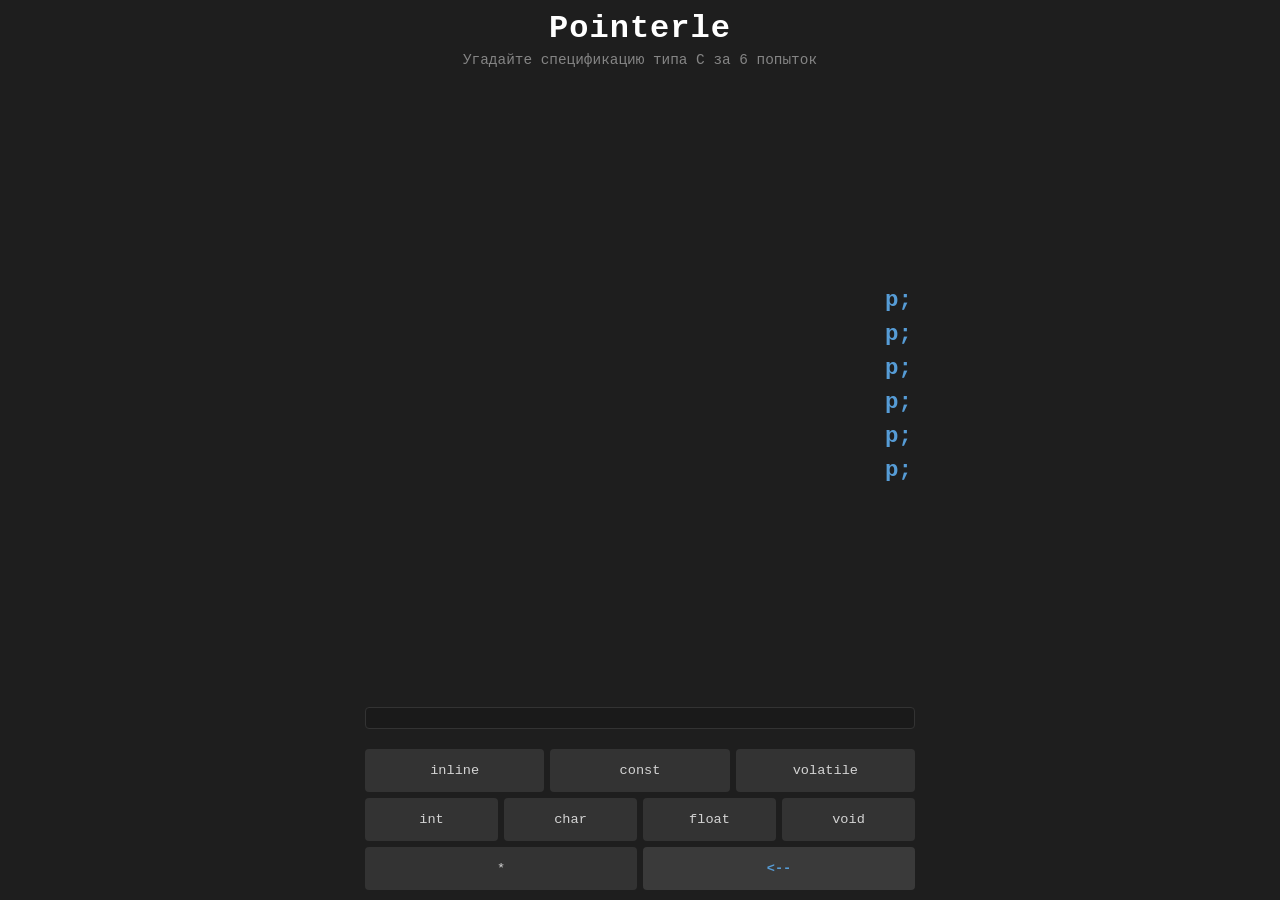
<file: pointerle-2/index.html>
<!DOCTYPE html>
<html lang="ru">
<head>
  <meta charset="UTF-8">
  <meta name="viewport" content="width=device-width, initial-scale=1.0">
  <title>Pointerle - C Wordle Game</title>
  <link rel="stylesheet" href="styles.css">
</head>
<body>
  <header>
    <h1>Pointerle</h1>
    <p>Угадайте спецификацию типа C за 6 попыток</p>
  </header>

  <!-- Поле -->
  <div class="board" id="board">
    <!-- Строка 1 -->
    <div class="row-wrapper">
      <div class="row">
        <div class="tile"></div><div class="tile"></div><div class="tile"></div><div class="tile"></div><div class="tile"></div>
      </div>
      <div class="code-tail">p;</div>
    </div>
    <!-- Строка 2 -->
    <div class="row-wrapper">
      <div class="row">
        <div class="tile"></div><div class="tile"></div><div class="tile"></div><div class="tile"></div><div class="tile"></div>
      </div>
      <div class="code-tail">p;</div>
    </div>
    <!-- Строка 3 -->
    <div class="row-wrapper">
      <div class="row">
        <div class="tile"></div><div class="tile"></div><div class="tile"></div><div class="tile"></div><div class="tile"></div>
      </div>
      <div class="code-tail">p;</div>
    </div>
    <!-- Строка 4 -->
    <div class="row-wrapper">
      <div class="row">
        <div class="tile"></div><div class="tile"></div><div class="tile"></div><div class="tile"></div><div class="tile"></div>
      </div>
      <div class="code-tail">p;</div>
    </div>
    <!-- Строка 5 -->
    <div class="row-wrapper">
      <div class="row">
        <div class="tile"></div><div class="tile"></div><div class="tile"></div><div class="tile"></div><div class="tile"></div>
      </div>
      <div class="code-tail">p;</div>
    </div>
    <!-- Строка 6 -->
    <div class="row-wrapper">
      <div class="row">
        <div class="tile"></div><div class="tile"></div><div class="tile"></div><div class="tile"></div><div class="tile"></div>
      </div>
      <div class="code-tail">p;</div>
    </div>
  </div>
  
  <!-- Консоль -->
  <pre class="console-output" id="console-output"></pre>
  
  <!-- Клавиатура -->
  <div class="keyboard" id="keyboard">
    <!-- Строка 1: Квалификаторы -->
    <div class="keyboard-row">
      <button class="key" data-token="inline">inline</button>
      <button class="key" data-token="const">const</button>
      <button class="key" data-token="volatile">volatile</button>
      <!-- <button class="key" data-token="constexpr">constexpr</button> -->
      <!-- <button class="key" data-token="constinit">constinit</button> -->
    </div>
    <!-- Строка 2: Типы -->
    <div class="keyboard-row">
      <button class="key" data-token="int">int</button>
      <button class="key" data-token="char">char</button>
      <button class="key" data-token="float">float</button>
      <!-- <button class="key" data-token="double">double</button> -->
      <button class="key" data-token="void">void</button>
      <!-- <button class="key" data-token="auto">auto</button> -->
    </div>
    <!-- Строка 3: Указатели и Служебные действия -->
    <div class="keyboard-row">
      <button class="key" data-token="*">*</button>
      <!-- <button class="key" data-token="&">&</button> -->
      <!-- <button class="key" data-token="&&">&&</button> -->
      <button class="key action" data-action="backspace"><--</button>
    </div>
  </div>

  <script src="script-c.js"></script>
  <script src="script-cpp.js"></script>
  <script src="script-rust.js"></script>
  <script src="script.js"></script>
</body>
</html>
</file>
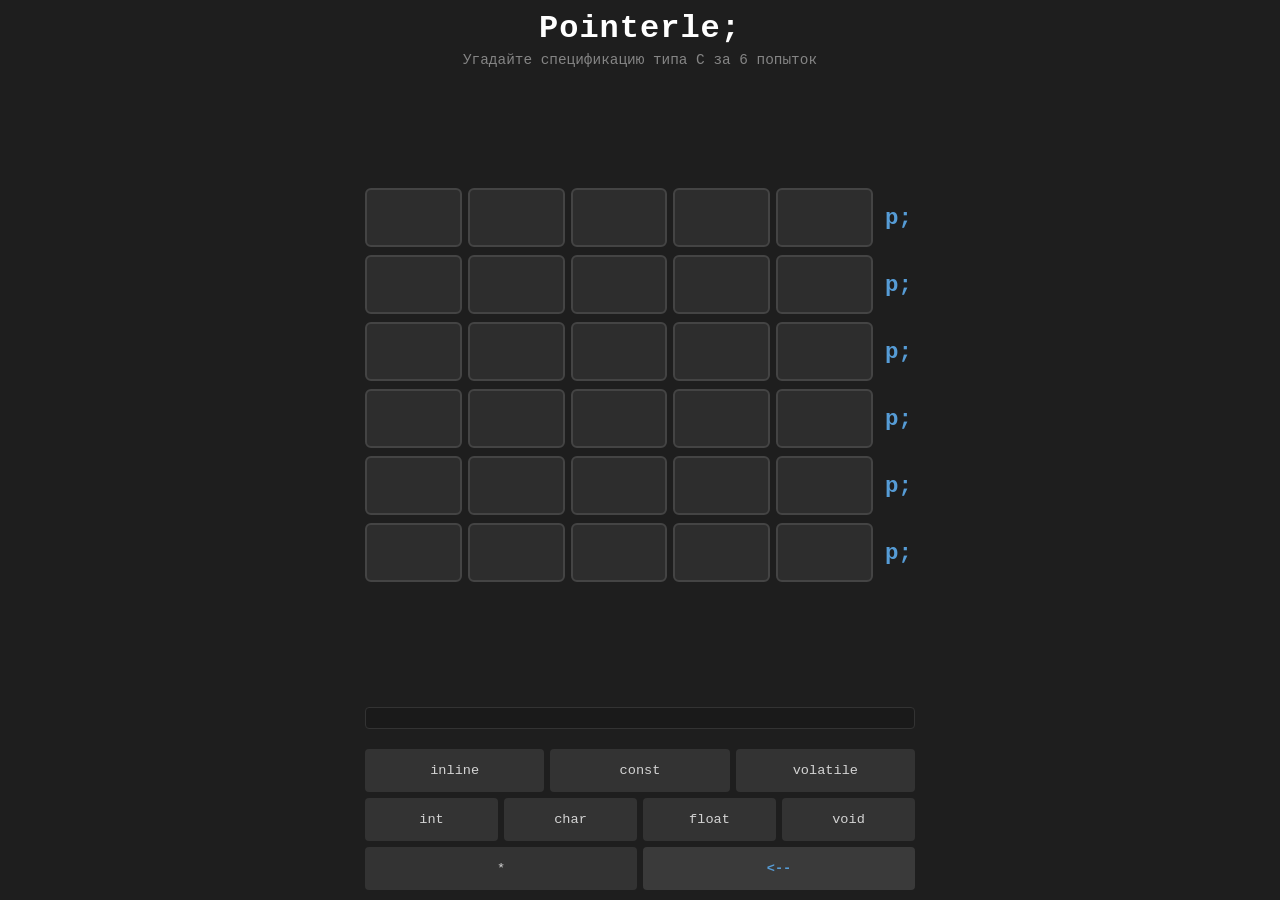
<file: pointerle/index.html>
<!DOCTYPE html>
<html lang="ru">
<head>
  <meta charset="UTF-8">
  <meta name="viewport" content="width=device-width, initial-scale=1.0">
  <title>Pointerle; - C Wordle Game</title>
  <style>
    :root {
      --bg-color: #1e1e1e;       /* Фон редактора VS Code */
      --card-bg: #2d2d2d;        /* Фон пустых ячеек */
      --text-main: #ffffff;      /* Основной текст */
      --border-color: #444444;   /* Границы плиток */
      
      --color-correct: #4ec9b0;  /* "Зеленый" -> Бирюзовый (типы/классы) */
      --color-present: #ce9178;  /* "Желтый" -> Терракотовый (строки) */
      --color-absent: #3c3c3c;   /* "Серый" -> Темный заблокированный токен */
      --color-active: #569cd6;   /* Синий фокус на текущей строке */
    }
    
    body {
      background-color: var(--bg-color);
      color: var(--text-main);
      font-family: 'Fira Code', 'Courier New', monospace;
      display: flex;
      flex-direction: column;
      align-items: center;
      justify-content: space-between;
      min-height: 100vh;
      margin: 0;
      padding: 10px;
      box-sizing: border-box;
    }
    
    header {
      text-align: center;
      margin-bottom: 10px;
    }
    
    header h1 {
      margin: 0;
      font-size: 2rem;
      letter-spacing: 1px;
    }
    
    header p {
      margin: 5px 0 0 0;
      color: #858585;
      font-size: 0.9rem;
    }
    
    .board {
      grid-template-rows: repeat(6, 1fr);
      gap: 8px;
      width: 100%;
      max-width: 550px;
      flex-grow: 1;
      display: flex;
      flex-direction: column;
      justify-content: center;
    }
    
    .row-wrapper {
	  display: flex;
	  align-items: center;
	  gap: 12px;
	  width: 100%;
	}
    
	.row {
	  display: grid;
	  grid-template-columns: repeat(5, 1fr);
	  gap: 6px;
	  flex-grow: 1;
	}
    
	.code-tail {
	  font-size: 1.4rem;
	  font-weight: bold;
	  color: #569cd6;
	  width: 30px;
	  user-select: none;
	  font-family: 'Fira Code', 'Courier New', monospace;
	}
    
    .tile {
      height: 55px;
      background-color: var(--card-bg);
      border: 2px solid var(--border-color);
      border-radius: 6px;
      display: flex;
      align-items: center;
      justify-content: center;
      font-size: 0.95rem;
      font-weight: bold;
      overflow: hidden;
      text-overflow: ellipsis;
      white-space: nowrap;
      padding: 0 4px;
      transition: all 0.2s ease;
      user-select: none;
    }
    
    .tile.pop {
      border-color: var(--color-active);
      transform: scale(1.02);
    }
    
    .tile.correct {
      background-color: var(--color-correct);
      border-color: var(--color-correct);
      color: #121212;
      box-shadow: 0 0 12px rgba(78, 201, 176, 0.3);
    }
    
    .tile.present {
      background-color: var(--color-present);
      border-color: var(--color-present);
      color: #121212;
      box-shadow: 0 0 12px rgba(206, 145, 120, 0.3);
    }
    
    .tile.absent {
      background-color: var(--color-absent);
      border-color: var(--color-absent);
      color: #7a7a7a;
    }
    
    .keyboard {
      display: flex;
      flex-direction: column;
      gap: 6px;
      width: 100%;
      max-width: 550px;
      margin-top: 15px;
    }
    
    .keyboard-row {
      display: flex;
      justify-content: center;
      gap: 6px;
    }
    
    .key {
      background-color: #333333;
      color: #d4d4d4;
      border: none;
      border-radius: 4px;
      padding: 14px 4px;
      font-family: inherit;
      font-size: 0.85rem;
      cursor: pointer;
      flex: 1;
      text-align: center;
      user-select: none;
      transition: background-color 0.1s;
    }
    
    .key:hover {
      background-color: #444444;
    }
    
    .key:active {
      background-color: #555555;
    }
    
    .key.action {
      background-color: #3a3a3a;
      color: #569cd6;
      font-weight: bold;
    }
    
    .key.action:hover {
      background-color: #4a4a4a;
    }
	
	.key.correct {
	  background-color: var(--color-correct);
	  color: #121212;
	}
    
	.key.present {
	  background-color: var(--color-present);
	  color: #121212;
	}
    
	.key.absent {
	  background-color: var(--color-absent);
	  color: #666666;
	  opacity: 0.6;
	}
    
    .console-output {
      width: 100%;
      max-width: 550px;
      margin: 15px 0 5px 0;
      padding: 10px;
      background-color: #1a1a1a;
      border: 1px solid #333333;
      border-radius: 4px;
      font-family: 'Fira Code', 'Courier New', monospace;
      font-size: 0.85rem;
      font-weight: bold;
      letter-spacing: 1px;
      color: #858585;
      box-sizing: border-box;
      transition: all 0.3s ease;
      white-space: pre;
      overflow-x: auto;
      text-align: left;
    }
    
    .console-output.success {
      color: var(--color-correct);
      border-color: var(--color-correct);
      background-color: rgba(78, 201, 176, 0.05);
      box-shadow: 0 0 10px rgba(78, 201, 176, 0.1);
    }
    
    .console-output.error {
      color: #f44747;
      border-color: #f44747;
      background-color: rgba(244, 71, 71, 0.05);
      box-shadow: 0 0 10px rgba(244, 71, 71, 0.1);
    }
    
    .console-output.warning {
      color: var(--color-present);
      border-color: var(--color-present);
      background-color: rgba(206, 145, 120, 0.05);
    }
    .console-output::-webkit-scrollbar {
      height: 4px;
    }
    .console-output::-webkit-scrollbar-track {
      background: #1a1a1a;
    }
    .console-output::-webkit-scrollbar-thumb {
      background: #444444;
      border-radius: 2px;
    }
    .console-output::-webkit-scrollbar-thumb:hover {
      background: #555555;
    }
  </style>
</head>
<body>
  <header>
    <h1>Pointerle;</h1>
    <p>Угадайте спецификацию типа C за 6 попыток</p>
  </header>

  <!-- Поле -->
  <div class="board" id="board">
    <!-- Строка 1 -->
    <div class="row-wrapper">
      <div class="row">
        <div class="tile"></div><div class="tile"></div><div class="tile"></div><div class="tile"></div><div class="tile"></div>
      </div>
      <div class="code-tail">p;</div>
    </div>
    <!-- Строка 2 -->
    <div class="row-wrapper">
      <div class="row">
        <div class="tile"></div><div class="tile"></div><div class="tile"></div><div class="tile"></div><div class="tile"></div>
      </div>
      <div class="code-tail">p;</div>
    </div>
    <!-- Строка 3 -->
    <div class="row-wrapper">
      <div class="row">
        <div class="tile"></div><div class="tile"></div><div class="tile"></div><div class="tile"></div><div class="tile"></div>
      </div>
      <div class="code-tail">p;</div>
    </div>
    <!-- Строка 4 -->
    <div class="row-wrapper">
      <div class="row">
        <div class="tile"></div><div class="tile"></div><div class="tile"></div><div class="tile"></div><div class="tile"></div>
      </div>
      <div class="code-tail">p;</div>
    </div>
    <!-- Строка 5 -->
    <div class="row-wrapper">
      <div class="row">
        <div class="tile"></div><div class="tile"></div><div class="tile"></div><div class="tile"></div><div class="tile"></div>
      </div>
      <div class="code-tail">p;</div>
    </div>
    <!-- Строка 6 -->
    <div class="row-wrapper">
      <div class="row">
        <div class="tile"></div><div class="tile"></div><div class="tile"></div><div class="tile"></div><div class="tile"></div>
      </div>
      <div class="code-tail">p;</div>
    </div>
  </div>
  
  <!-- Консоль -->
  <pre class="console-output" id="console-output"></pre>
  
  <!-- Клавиатура -->
  <div class="keyboard" id="keyboard">
    <!-- Строка 1: Квалификаторы -->
    <div class="keyboard-row">
      <button class="key" data-token="inline">inline</button>
      <button class="key" data-token="const">const</button>
      <button class="key" data-token="volatile">volatile</button>
      <!-- <button class="key" data-token="constexpr">constexpr</button> -->
      <!-- <button class="key" data-token="constinit">constinit</button> -->
    </div>
    <!-- Строка 2: Типы -->
    <div class="keyboard-row">
      <button class="key" data-token="int">int</button>
      <button class="key" data-token="char">char</button>
      <button class="key" data-token="float">float</button>
      <!-- <button class="key" data-token="double">double</button> -->
      <button class="key" data-token="void">void</button>
      <!-- <button class="key" data-token="auto">auto</button> -->
    </div>
    <!-- Строка 3: Указатели и Служебные действия -->
    <div class="keyboard-row">
      <button class="key" data-token="*">*</button>
      <!-- <button class="key" data-token="&">&</button> -->
      <!-- <button class="key" data-token="&&">&&</button> -->
      <button class="key action" data-action="backspace"><--</button>
    </div>
  </div>

  <script>
	const MAX_ROWS = 6;
	const ROW_SIZE = 5;
    
    // C++
    /*
    const PUZZLES_DATABASE = [
      [ ["const", "int", "*", "const", "*"], "Указатель на константный указатель на константный int" ],
      [ ["constexpr", "const", "char", "*", "*"], "Вычисляемый в compile-time указатель на указатель на константный char" ],
      [ ["volatile", "int", "*", "const", "*"], "Константный указатель на указатель на volatile int" ],
      [ ["constinit", "const", "double", "*", "&"], "Ссылка на указатель на константный double с compile-time инициализацией" ],
      [ ["inline", "auto", "*", "const", "*"], "Константный указатель на указатель с выводимым типом auto" ],
      [ ["const", "char", "*", "const", "&"], "Ссылка на константный указатель на константный char" ],
      [ ["int", "*", "const", "*", "const"], "Константный указатель на константный указатель на обычный int" ],
      [ ["constexpr", "auto", "*", "*", "&"], "Ссылка на указатель на указатель с выводимым типом в compile-time" ],
      [ ["volatile", "char", "*", "const", "&"], "Ссылка на константный указатель на volatile char" ],
      [ ["const", "void", "*", "const", "*"], "Константный указатель на константный указатель на void (сырые данные)" ],
      [ ["int", "*", "*", "const", "&"], "Ссылка на константный указатель на указатель на int" ],
      [ ["constinit", "int", "*", "*", "*"], "Тройной указатель (указатель на указатель на указатель) на int" ],
      [ ["constexpr", "const", "int", "*", "&"], "Ссылка на указатель на константный int, вычисляемая при компиляции" ],
      [ ["volatile", "double", "*", "*", "&"], "Ссылка на указатель на указатель на volatile double" ],
      [ ["const", "auto", "*", "const", "&"], "Ссылка на константный указатель на константный auto" ],
      [ ["inline", "int", "*", "*", "const"], "Константный указатель на указатель на int в inline-контексте" ],
      [ ["const", "char", "*", "*", "const"], "Константный указатель на двойной указатель на константный char" ],
      [ ["constexpr", "double", "*", "const", "*"], "Константный указатель на константный указатель на double" ],
      [ ["int", "*", "const", "*", "&"], "Ссылка на константный указатель на указатель на int" ],
      [ ["constinit", "auto", "*", "*", "const"], "Константный указатель на двойной указатель с авто-выведением типа" ]
    ];
    */
    
    // C
    const PUZZLES_DATABASE = [
      [ ["const", "int", "*", "const", "*"], "Указатель на константный указатель на константный int" ],
      [ ["volatile", "char", "*", "const", "*"], "Константный указатель на указатель на volatile char" ],
      [ ["inline", "void", "*", "const", "*"], "Константный указатель на указатель на void в inline-контексте" ],
      [ ["const", "char", "*", "const", "*"], "Указатель на константный указатель на константный char" ],
      [ ["int", "*", "const", "*", "const"], "Константный указатель на константный указатель на обычный int" ],
      [ ["volatile", "int", "*", "volatile", "*"], "Volatile-указатель на указатель на volatile int" ],
      [ ["const", "float", "*", "const", "*"], "Указатель на константный указатель на константный float" ],
      [ ["inline", "int", "*", "*", "const"], "Константный указатель на двойной указатель на int в функции inline" ],
      [ ["const", "void", "*", "const", "*"], "Константный указатель на константный указатель на void" ],
      [ ["char", "*", "const", "*", "const"], "Константный указатель на константный указатель на char" ],
      [ ["volatile", "float", "*", "const", "*"], "Константный указатель на указатель на volatile float" ],
      [ ["inline", "char", "*", "const", "*"], "Константный указатель на указатель на char внутри inline-кода" ],
      [ ["const", "int", "*", "*", "const"], "Константный указатель на двойной указатель на константный int" ],
      [ ["float", "*", "const", "*", "const"], "Константный указатель на константный указатель на float" ],
      [ ["volatile", "void", "*", "const", "*"], "Константный указатель на указатель на volatile void" ],
      [ ["const", "float", "*", "*", "const"], "Константный указатель на двойной указатель на константный float" ],
      [ ["inline", "int", "*", "const", "*"], "Константный указатель на указатель на int в inline-контексте" ],
      [ ["char", "*", "*", "*", "const"], "Константный указатель на тройной указатель на char" ],
      [ ["const", "void", "*", "*", "const"], "Константный указатель на двойной указатель на константный void" ],
      [ ["volatile", "int", "*", "*", "const"], "Константный указатель на двойной указатель на volatile int" ]
    ];
    
    let SECRET_CODE = [];
    let SECRET_DESCRIPTION = "";
	let currentRow = 0;
	let currentTile = 0;
	let guesses = Array(MAX_ROWS).fill(null).map(() => Array(ROW_SIZE).fill(""));
    
	document.addEventListener("DOMContentLoaded", () => {
      initRandomPuzzle();
      
	  const keyboard = document.getElementById("keyboard");
	  
	  keyboard.addEventListener("click", (event) => {
		const target = event.target;
		
		if (!target.classList.contains("key")) return;
		
		const token = target.dataset.token;
		const action = target.dataset.action;
		
		if (token) handleTokenInput(token);
		else if (action) handleActionInput(action);
	  });
	});
    
    function initRandomPuzzle() {
      const randomIndex = Math.floor(Math.random() * PUZZLES_DATABASE.length);
      SECRET_CODE = PUZZLES_DATABASE[randomIndex][0];
      SECRET_DESCRIPTION = PUZZLES_DATABASE[randomIndex][1];
      console.log(`Pointerle\nSECRET_CODE: ${SECRET_CODE.join(" ")}\nSECRET_DESCRIPTION: ${SECRET_DESCRIPTION}\n`);
    }
    
	function handleTokenInput(token) {
	  if (currentTile >= ROW_SIZE || currentRow >= MAX_ROWS) return;
	  
	  guesses[currentRow][currentTile] = token;
	  
	  const rowElements = document.querySelectorAll(".board .row");
	  const currentTileElement = rowElements[currentRow].children[currentTile];
	  
	  currentTileElement.textContent = token;
	  currentTileElement.classList.add("pop");
	  
	  currentTile++;

      if (currentTile === ROW_SIZE) {
        const submittedGuess = [...guesses[currentRow]];
        
        const syntaxCheck = isValidCSyntax(submittedGuess);
        
        if(!syntaxCheck.valid) {
          const output = document.getElementById("console-output");
          
          output.className = "console-output error";
          output.innerHTML = "";
          
          const headerText = `pointerle.c:${currentRow}:${currentRow + 1}: `;
          output.innerHTML += `${headerText}error: ${syntaxCheck.msg}\n`;
          
          return;
        }
        
        checkGuess(submittedGuess, currentRow);
      }
	}
	
	function handleActionInput(action) {
	  const rowElements = document.querySelectorAll(".board .row");
	  
	  if (action === "backspace") {
		if (currentTile <= 0) return;
		
		currentTile--;
		guesses[currentRow][currentTile] = "";
		
		const currentTileElement = rowElements[currentRow].children[currentTile];
		currentTileElement.textContent = "";
		currentTileElement.classList.remove("pop");
	  }
	}
	
	function updateKeyboardColor(token, status) {
	  const keyElement = document.querySelector(`.key[data-token="${token}"]`);
	  if (!keyElement) return;
      
	  if (keyElement.classList.contains("correct")) return;
	  if (keyElement.classList.contains("present") && status === "absent") return;
      
	  keyElement.classList.remove("correct", "present", "absent");
	  keyElement.classList.add(status);
	}
    
    function isValidCSyntax(guess) {
      const types = ["int", "char", "float", "void"];
      
      const typeCount = guess.filter(token => types.includes(token)).length;

      if (typeCount === 0) {
        return { valid: false, reason: "decl-specifier-missing", msg: "data type specifier is missing (need int, char, float or void)" };
      }
      if (typeCount > 1) {
        return { valid: false, reason: "two-or-more-data-types", msg: "two or more data types in declaration specifiers" };
      }
      
      const typeIndex = guess.findIndex(token => types.includes(token));
      
      const inlineIndex = guess.indexOf("inline");
      if (inlineIndex > 0) {
        return { valid: false, reason: "inline-wrong-position", msg: "'inline' can only appear at the very beginning of declaration" };
      }
      
      const firstAsteriskIndex = guess.indexOf("*");
      if (firstAsteriskIndex !== -1 && firstAsteriskIndex < typeIndex) {
        return { valid: false, reason: "pointer-before-type", msg: "expected type specifier before '*' token" };
      }

      return { valid: true };
    }
    
    function checkGuess(guess, rowIndex) {
	  const rowElements = document.querySelectorAll(".board .row");
	  const tiles = rowElements[rowIndex].children;
	  
	  const statuses = Array(ROW_SIZE).fill("absent");
	  const secretCounts = {};
	  
	  for (let token of SECRET_CODE) secretCounts[token] = (secretCounts[token] || 0) + 1;
      
	  for (let i = 0; i < ROW_SIZE; i++) {
		if (guess[i] === SECRET_CODE[i]) {
		  statuses[i] = "correct";
		  secretCounts[guess[i]]--;
		}
	  }
      
	  for (let i = 0; i < ROW_SIZE; i++) {
		if (statuses[i] === "correct") continue;
		
		const token = guess[i];
		if (secretCounts[token] && secretCounts[token] > 0) {
		  statuses[i] = "present";
		  secretCounts[token]--;
		}
	  }
	  
	  for (let i = 0; i < ROW_SIZE; i++) {
		const token = guess[i];
		const status = statuses[i];
		
		setTimeout(() => {
		  tiles[i].classList.remove("pop");
		  tiles[i].classList.add(status);
		  
		  updateKeyboardColor(token, status);
		}, i * 200);
	  }
	  
	  setTimeout(() => {
        const isWin = guess.every((token, i) => token === SECRET_CODE[i]);
        const output = document.getElementById("console-output");
        
        currentRow++;
        currentTile = 0;
        output.innerHTML = "";
        
        if (isWin) {
          output.className = "console-output success";
          output.innerHTML += `pointerle.c:${currentRow}:1: note: code compiled successfully (0ms)\n`;
          output.innerHTML += `pointerle.c:${currentRow}:1: note: expected signature: '${SECRET_CODE.join(" ")}'\n`;
          output.innerHTML += `pointerle.c:${currentRow}:1: note: signature description: '${SECRET_DESCRIPTION}'\n`;
          output.innerHTML += `Build Success. Status: 0 errors, 0 warnings. C++ Master!`;
          currentRow = MAX_ROWS;
		  return;
		} 
		
        if (currentRow >= MAX_ROWS) {
          output.className = "console-output error"
          output.innerHTML += `pointerle.c:6:1: fatal error: internal compiler error: Segmentation fault (exit code 139)\n`;
          output.innerHTML += `pointerle.c:6:1: note: expected signature: '${SECRET_CODE.join(" ")}'\n`;
          output.innerHTML += `pointerle.c:6:1: note: signature description: '${SECRET_DESCRIPTION}'\n`;
          output.innerHTML += `Build Success. Status: 1 errors, 0 warnings.\n`;
          return;
        }
        
        output.className = "console-output warning";
        
        const codeLine = guess.join(" ");
        let offset = 0;
        let count = 0;
        for (let i = 0; i < ROW_SIZE; i++) {
          if (statuses[i] === "absent") {
            const headerText = `pointerle.c:${currentRow}:${offset + 1}: `;
            output.innerHTML += `${headerText}unused specifier '${guess[i]}' in declaration context [-Wunused-modifier]\n`;
            output.innerHTML += `${" ".repeat(headerText.length)}${codeLine} p;\n`;
            output.innerHTML += `${" ".repeat(headerText.length)}${"~".repeat(offset)}^${"~".repeat(codeLine.length - offset - 1)}\n`;
            output.innerHTML += "\n";
            ++count;
          }
          
          offset += guess[i].length + 1;
        }
        
        if(count !== 0) output.innerHTML += `${count} warning generated.\n`;
        
	  }, ROW_SIZE * 200);
	}
    
  </script>
</body>
</html>
</file>
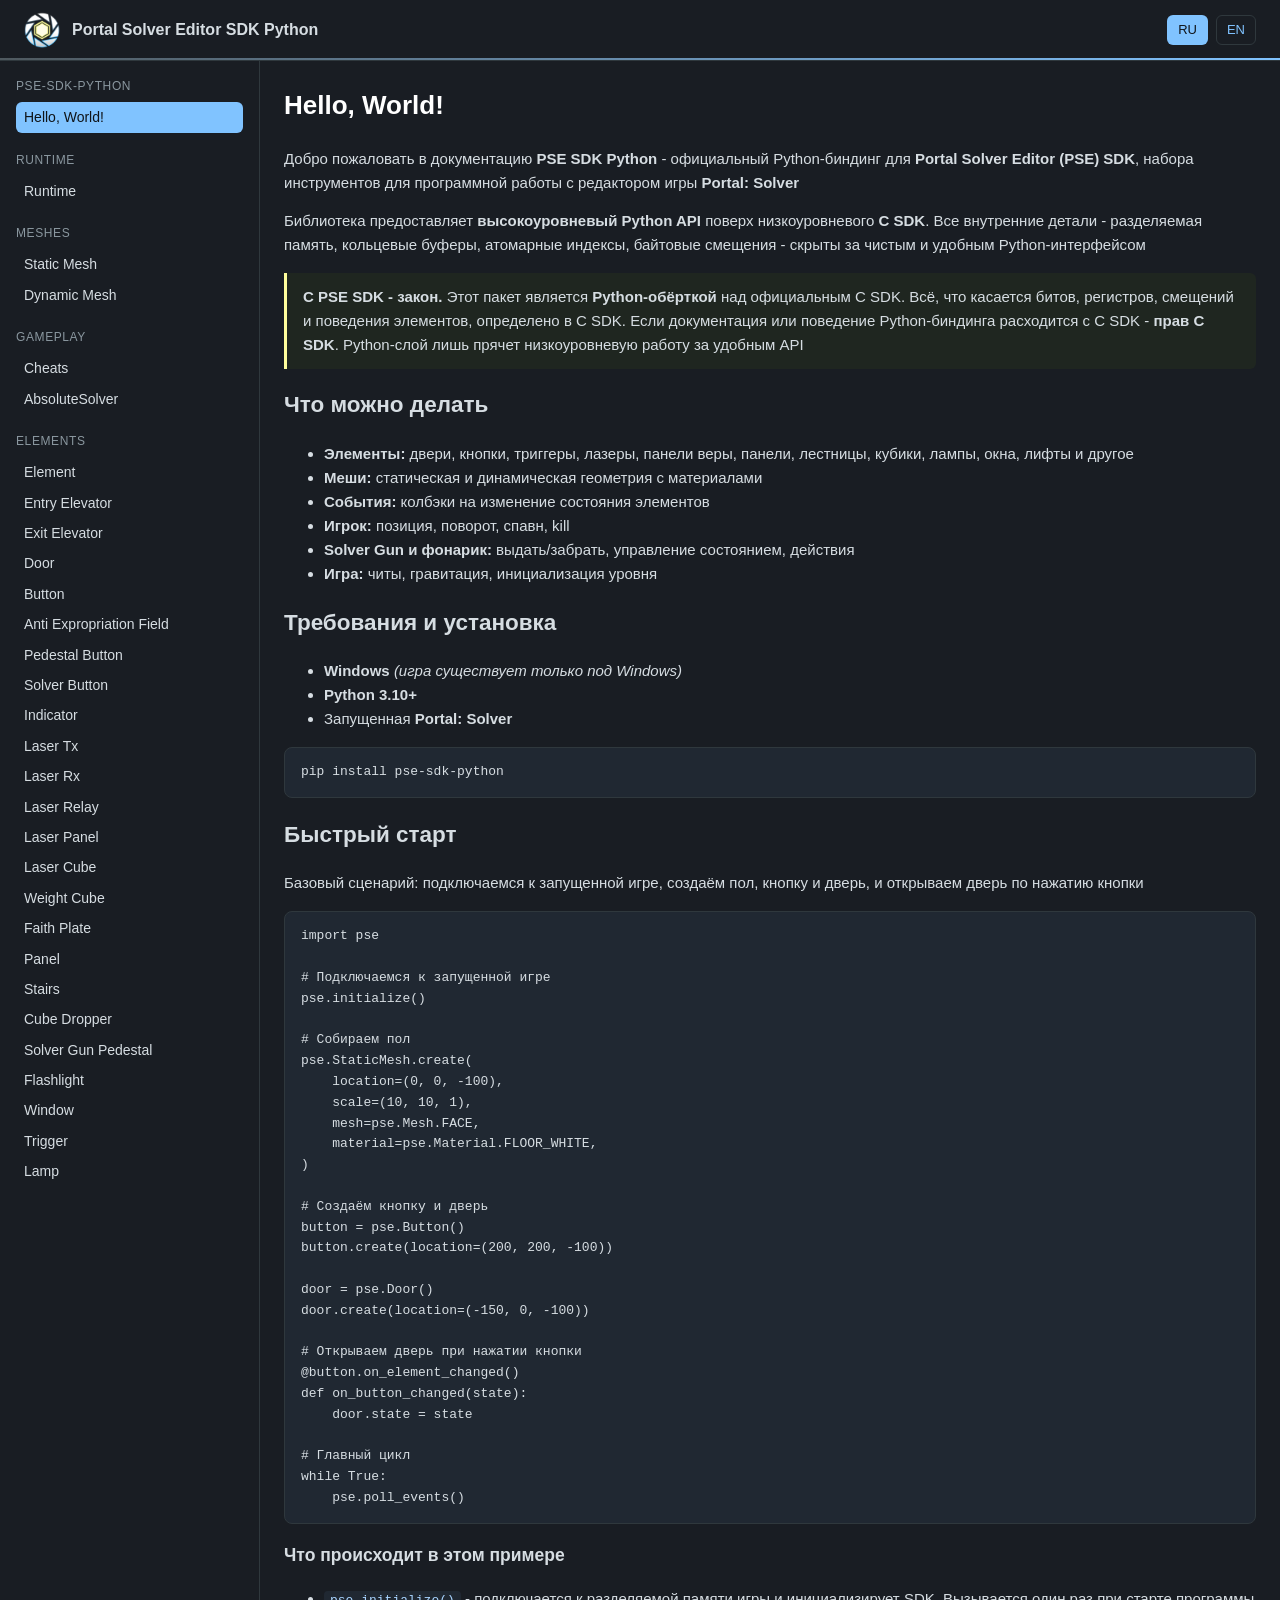
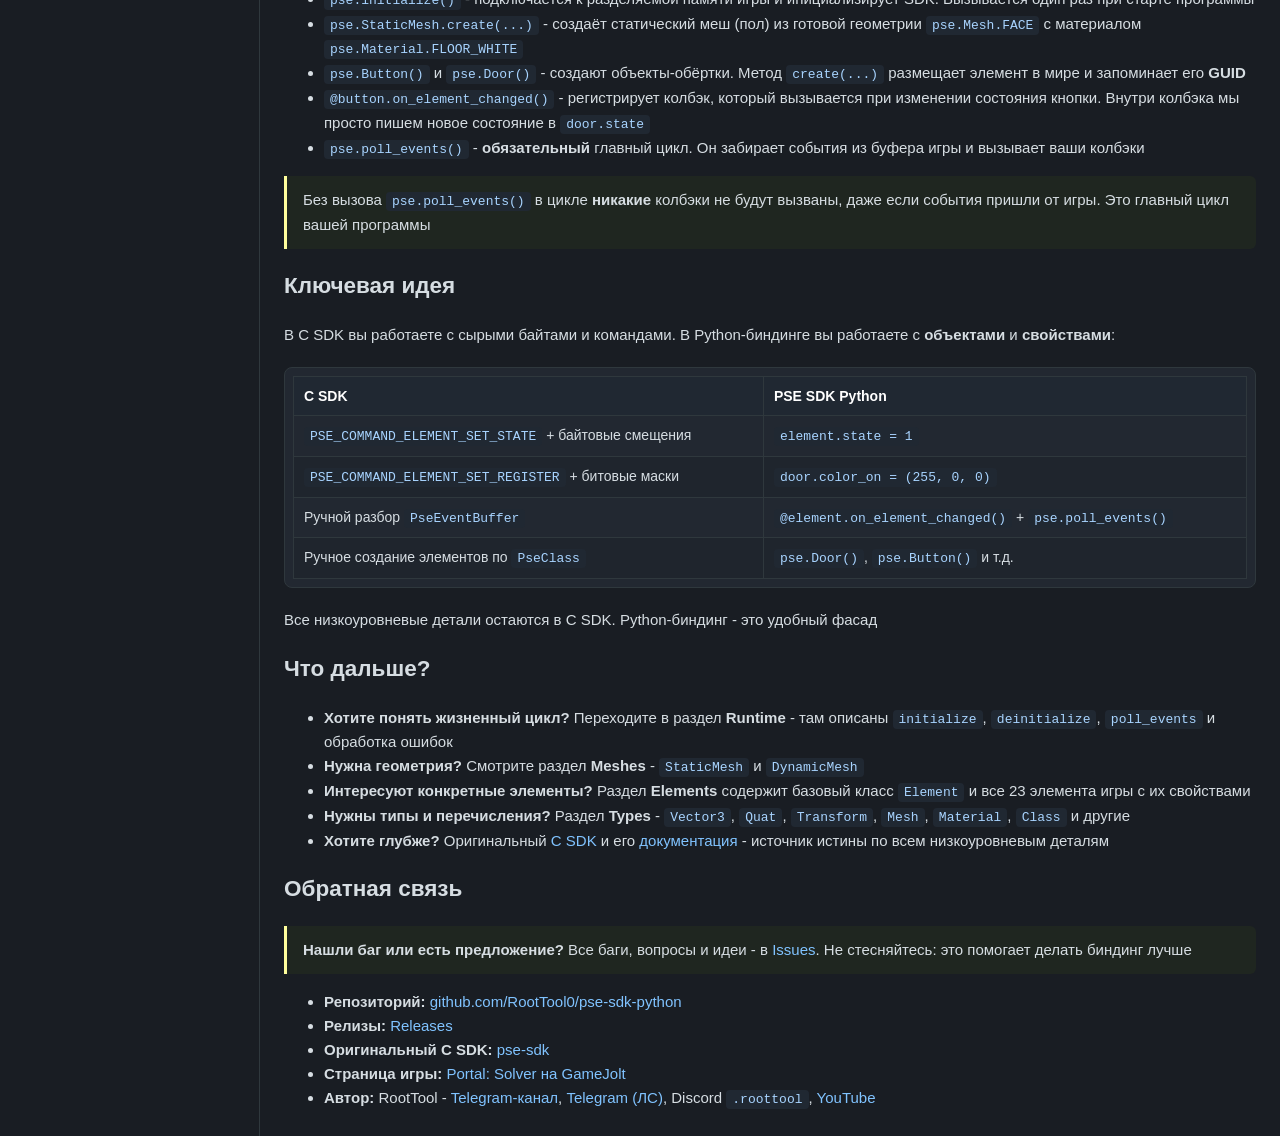
<file: pse-sdk-python/index.html>
<!doctype html>
<html lang="ru">
<head>
  <meta charset="utf-8">
  <title>PSE SDK Python</title>
  <link rel="stylesheet" href="style.css">
</head>
<body>

<header>
  <a href="?page=pse_sdk_python/HelloWorld" class="logo-link">
    <img src="../pse-sdk/assets/logo.png" alt="Portal Solver" class="logo">
  </a>
  <h1>Portal Solver Editor SDK Python</h1>
  <div class="langs" id="langs"></div>
</header>

<div class="layout">
  <aside id="nav"></aside>
  <main>
    <h1 class="page-title" id="page-title"></h1>
    <div id="content"></div>
  </main>
</div>

<script src="script.js"></script>
</body>
</html>
</file>
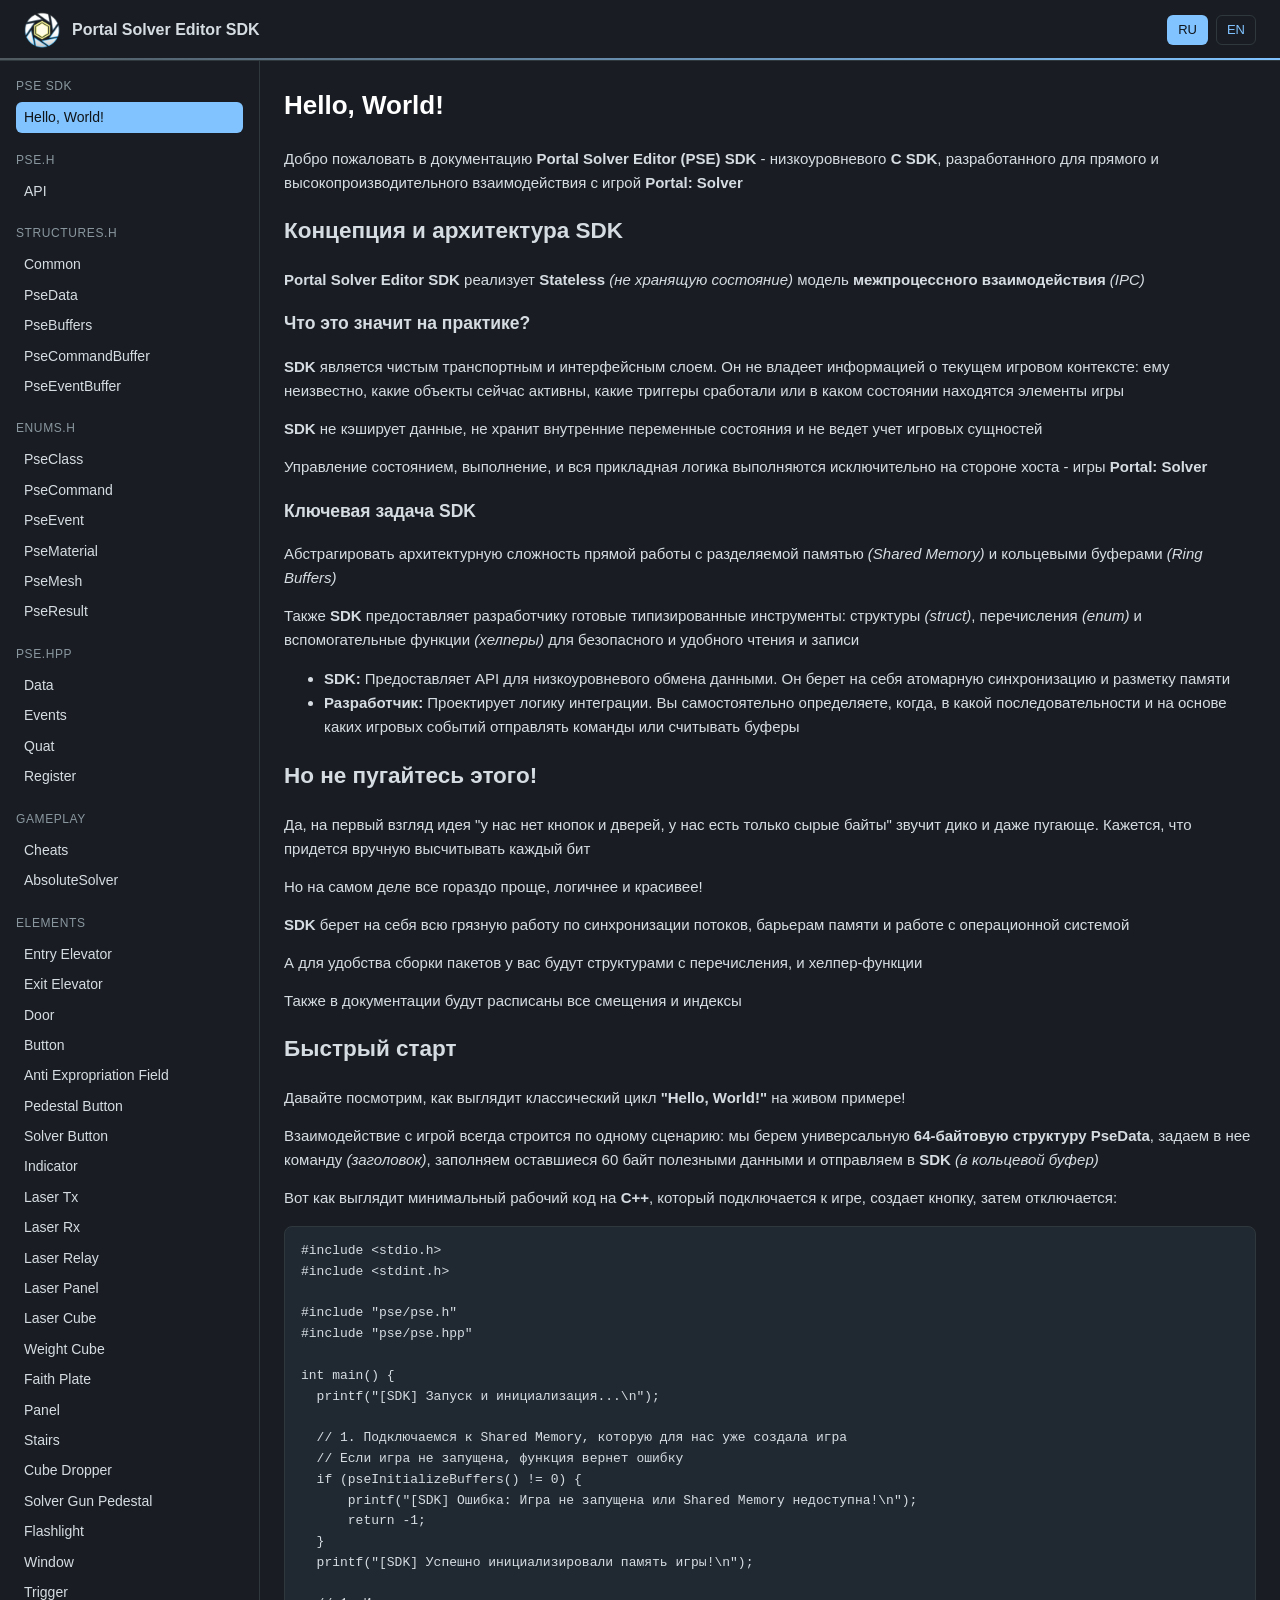
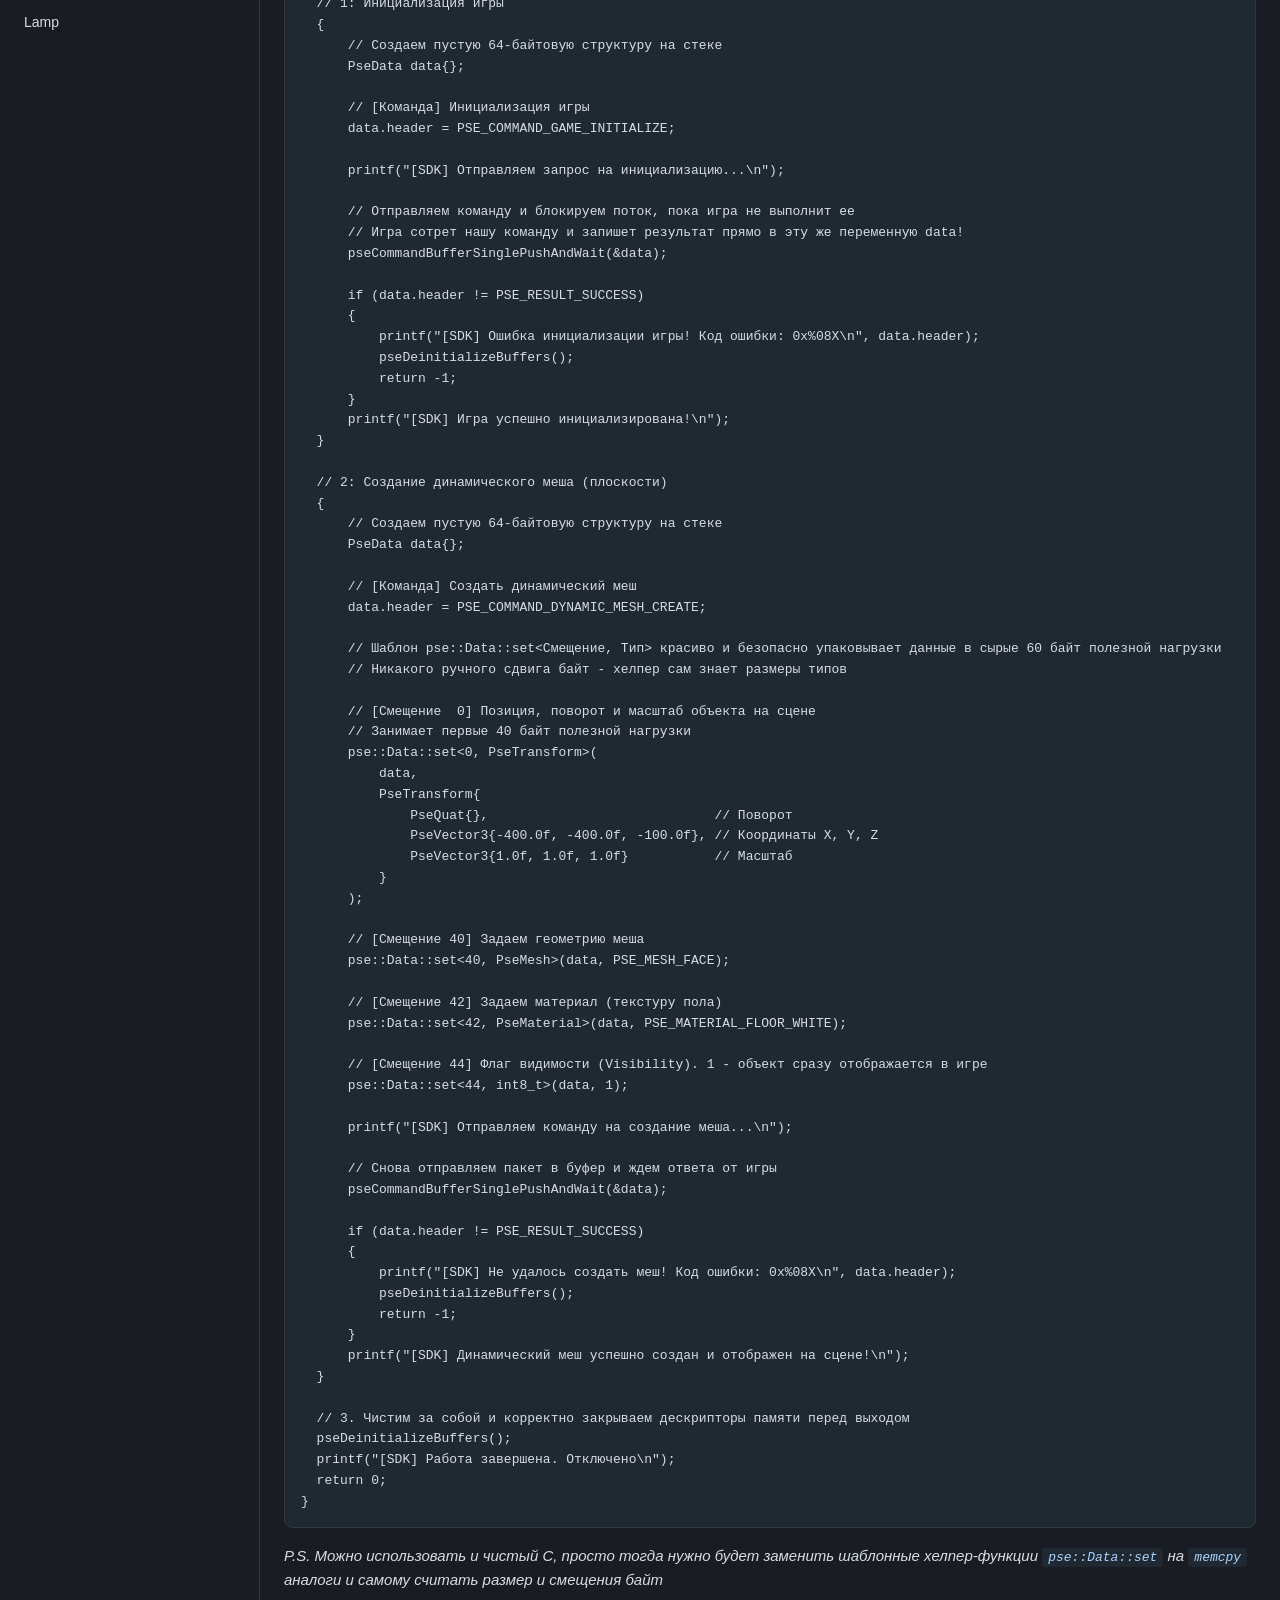
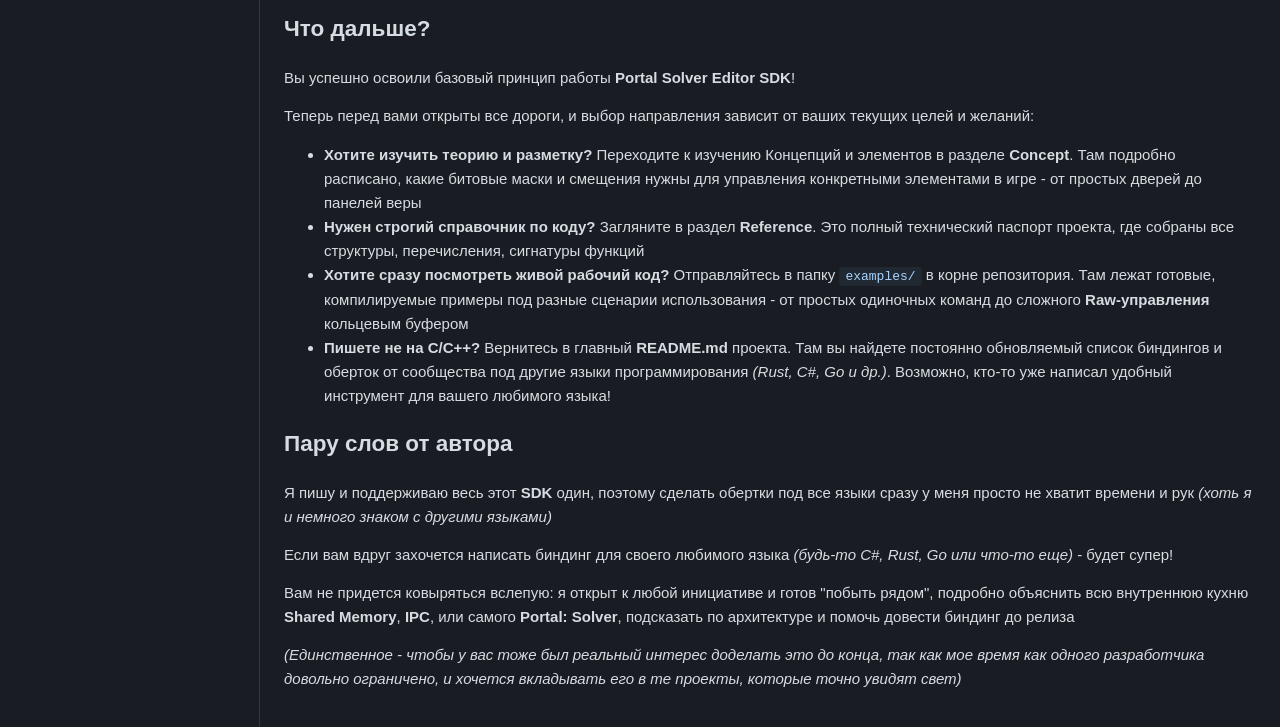
<file: pse-sdk/index.html>
<!doctype html>
<html lang="ru">
<head>
  <meta charset="utf-8">
  <title>PSE SDK</title>
  <link rel="stylesheet" href="style.css">
</head>
<body>

<header>
  <a href="?page=pse_sdk/HelloWorld" class="logo-link">
    <img src="assets/logo.png" alt="Portal Solver" class="logo">
  </a>
  <h1>Portal Solver Editor SDK</h1>
  <div class="langs" id="langs"></div>
</header>

<div class="layout">
  <aside id="nav"></aside>
  <main>
    <h1 class="page-title" id="page-title"></h1>
    <div id="content"></div>
  </main>
</div>

<script src="script.js"></script>
</body>
</html>
</file>
<file: pointerle-2/styles.css>
:root {
  --bg-color: #1e1e1e;       /* Фон редактора VS Code */
  --card-bg: #2d2d2d;        /* Фон пустых ячеек */
  --text-main: #ffffff;      /* Основной текст */
  --border-color: #444444;   /* Границы плиток */

  --color-correct: #4ec9b0;  /* "Зеленый" -> Бирюзовый (типы/классы) */
  --color-present: #ce9178;  /* "Желтый" -> Терракотовый (строки) */
  --color-absent: #3c3c3c;   /* "Серый" -> Темный заблокированный токен */
  --color-active: #569cd6;   /* Синий фокус на текущей строке */
}

body {
  background-color: var(--bg-color);
  color: var(--text-main);
  font-family: 'Fira Code', 'Courier New', monospace;
  display: flex;
  flex-direction: column;
  align-items: center;
  justify-content: space-between;
  min-height: 100vh;
  margin: 0;
  padding: 10px;
  box-sizing: border-box;
}

header {
  text-align: center;
  margin-bottom: 10px;
}

header h1 {
  margin: 0;
  font-size: 2rem;
  letter-spacing: 1px;
}

header p {
  margin: 5px 0 0 0;
  color: #858585;
  font-size: 0.9rem;
}

.board {
  /* grid-template-rows: repeat(6, 1fr); */
  gap: 8px;
  width: 100%;
  max-width: 550px;
  flex-grow: 1;
  display: flex;
  flex-direction: column;
  justify-content: center;
}

.row-wrapper {
  display: flex;
  align-items: center;
  justify-content: space-between;
  gap: 12px;
  width: 100%;
}

.row {
  display: grid;
  grid-template-columns: repeat(var(--length, 5), 1fr);
  /* grid-template-columns: repeat(5, 1fr); */
  gap: 6px;
  flex-grow: 1;
}

.code-tail {
  font-size: 1.4rem;
  font-weight: bold;
  color: #569cd6;
  width: 30px;
  user-select: none;
  font-family: 'Fira Code', 'Courier New', monospace;
}

.tile {
  height: 55px;
  background-color: var(--card-bg);
  border: 2px solid var(--border-color);
  border-radius: 6px;
  display: flex;
  align-items: center;
  justify-content: center;
  font-size: 0.95rem;
  font-weight: bold;
  overflow: hidden;
  text-overflow: ellipsis;
  white-space: nowrap;
  padding: 0 4px;
  transition: all 0.2s ease;
  user-select: none;
}

.tile.pop {
  border-color: var(--color-active);
  transform: scale(1.02);
}

.tile.correct {
  background-color: var(--color-correct);
  border-color: var(--color-correct);
  color: #121212;
  box-shadow: 0 0 12px rgba(78, 201, 176, 0.3);
}

.tile.present {
  background-color: var(--color-present);
  border-color: var(--color-present);
  color: #121212;
  box-shadow: 0 0 12px rgba(206, 145, 120, 0.3);
}

.tile.absent {
  background-color: var(--color-absent);
  border-color: var(--color-absent);
  color: #7a7a7a;
}

.keyboard {
  display: flex;
  flex-direction: column;
  gap: 6px;
  width: 100%;
  max-width: 550px;
  margin-top: 15px;
}

.keyboard-row {
  display: flex;
  justify-content: center;
  gap: 6px;
}

.key {
  background-color: #333333;
  color: #d4d4d4;
  border: none;
  border-radius: 4px;
  padding: 14px 4px;
  font-family: inherit;
  font-size: 0.85rem;
  cursor: pointer;
  flex: 1;
  text-align: center;
  user-select: none;
  transition: background-color 0.1s;
}

.key:hover {
  background-color: #444444;
}

.key:active {
  background-color: #555555;
}

.key.action {
  background-color: #3a3a3a;
  color: #569cd6;
  font-weight: bold;
}

.key.action:hover {
  background-color: #4a4a4a;
}

.key.correct {
  background-color: var(--color-correct);
  color: #121212;
}

.key.present {
  background-color: var(--color-present);
  color: #121212;
}

.key.absent {
  background-color: var(--color-absent);
  color: #666666;
  opacity: 0.6;
}

.console-output {
  width: 100%;
  max-width: 550px;
  margin: 15px 0 5px 0;
  padding: 10px;
  background-color: #1a1a1a;
  border: 1px solid #333333;
  border-radius: 4px;
  font-family: 'Fira Code', 'Courier New', monospace;
  font-size: 0.85rem;
  font-weight: bold;
  letter-spacing: 1px;
  color: #858585;
  box-sizing: border-box;
  transition: all 0.3s ease;
  white-space: pre;
  overflow-x: auto;
  text-align: left;
}

.console-output.success {
  color: var(--color-correct);
  border-color: var(--color-correct);
  background-color: rgba(78, 201, 176, 0.05);
  box-shadow: 0 0 10px rgba(78, 201, 176, 0.1);
}

.console-output.error {
  color: #f44747;
  border-color: #f44747;
  background-color: rgba(244, 71, 71, 0.05);
  box-shadow: 0 0 10px rgba(244, 71, 71, 0.1);
}

.console-output.warning {
  color: var(--color-present);
  border-color: var(--color-present);
  background-color: rgba(206, 145, 120, 0.05);
}
.console-output::-webkit-scrollbar {
  height: 4px;
}
.console-output::-webkit-scrollbar-track {
  background: #1a1a1a;
}
.console-output::-webkit-scrollbar-thumb {
  background: #444444;
  border-radius: 2px;
}
.console-output::-webkit-scrollbar-thumb:hover {
  background: #555555;
}
</file>
<file: pse-sdk-python/style.css>
:root {
  /* base */
  --bg:         #191d23;
  --bg-soft:    #222831;
  --bg-even:    #1f252d;

  /* text */
  --fg:         #d6dde2;
  --fg-dim:     #8a979f;
  --fg-strong:  #ffffff;
  --fg-on-accent: #0f1418;
  --fg-code:    #a8d4ff;
  --fg-link-hover: #a8d4ff;

  /* accent */
  --accent:     #80C3FF;
  --accent-dim: #4a90c2;

  /* borders */
  --border:     #2f383d;

  /* surfaces */
  --code-bg:    #202832;
  --note-bg:    #1f2620;

  /* special */
  --note-border:  #FFFE9C;
  --error-bg:     #2a1e21;
  --error-border: #f48771;

  /* gradient */
  --grad-from:  #4F595F;
  --grad-to:    #80C3FF;
}

* {
  box-sizing: border-box;
}

body {
  margin: 0;
  background: var(--bg);
  color: var(--fg);
  font: 15px/1.6 -apple-system, "Segoe UI", Roboto, sans-serif;
}

/* header */
header {
  display: flex;
  align-items: center;
  gap: 12px;
  padding: 12px 24px;
  border-bottom: 1px solid var(--border);
  position: sticky;
  top: 0;
  background: var(--bg);
  z-index: 10;
  background-image: linear-gradient(90deg, var(--grad-from) 0%, var(--grad-to) 100%);
  background-size: 100% 2px;
  background-repeat: no-repeat;
  background-position: bottom;
}

header .logo-link {
  display: flex;
  align-items: center;
}

header .logo {
  height: 36px;
  width: auto;
  display: block;
}

header h1 {
  font-size: 16px;
  margin: 0;
}

header .langs {
  margin-left: auto;
  display: flex;
  gap: 8px;
}

header .langs a {
  color: var(--accent);
  text-decoration: none;
  padding: 4px 10px;
  border: 1px solid var(--border);
  border-radius: 6px;
  font-size: 13px;
  transition: color .15s, border-color .15s, background .15s;
}

header .langs a:hover {
  color: var(--fg-link-hover);
  border-color: var(--accent-dim);
}

header .langs a.active {
  background: var(--accent);
  color: var(--fg-on-accent);
  border-color: transparent;
}

/* layout */
.layout {
  display: flex;
}

aside {
  width: 260px;
  flex-shrink: 0;
  padding: 16px;
  border-right: 1px solid var(--border);
  min-height: calc(100vh - 57px);
}

aside .cat {
  margin-bottom: 18px;
}

aside .cat-title {
  font-size: 12px;
  text-transform: uppercase;
  letter-spacing: .05em;
  color: var(--fg-dim);
  margin-bottom: 6px;
}

aside a.page {
  display: block;
  color: var(--fg);
  text-decoration: none;
  padding: 4px 8px;
  border-radius: 6px;
  font-size: 14px;
  transition: background .15s, color .15s;
}

aside a.page:hover {
  background: var(--bg-soft);
}

aside a.page.active {
  background: var(--accent);
  color: var(--fg-on-accent);
}

main {
  flex: 1;
  max-width: 1400px;
  padding: 24px;
}

/* content */
h1.page-title {
  font-size: 26px;
  margin: 0 0 20px;
  color: var(--fg-strong);
}

p {
  margin: 0 0 14px;
}

a {
  color: var(--accent);
  text-decoration: none;
}

a:hover {
  color: var(--fg-link-hover);
  text-decoration: underline;
}

code {
  background: var(--code-bg);
  padding: 2px 6px;
  border-radius: 4px;
  font-family: "Cascadia Code", Consolas, monospace;
  font-size: 13px;
  color: var(--fg-code);
}

table {
  width: 100%;
  border-collapse: collapse;
  margin: 16px 0;
  font-size: 14px;
}

table td {
  white-space: nowrap;
}

th, td {
  border: 1px solid var(--border);
  padding: 8px 10px;
  vertical-align: top;
}

th {
  background: var(--code-bg);
  color: var(--fg-strong);
  font-weight: 600;
}

td img {
  width: 140px;
  height: 140px;
  object-fit: contain;
  display: block;
  margin: 0 auto;
}

tr:nth-child(even) td {
  background: var(--bg-even);
}

pre {
  background: var(--code-bg);
  padding: 14px 16px;
  border-radius: 8px;
  overflow-x: auto;
  border: 1px solid var(--border);
  margin: 16px 0;
}

pre code {
  background: none;
  padding: 0;
  color: var(--fg);
  font-size: 13px;
  display: block;
  white-space: pre;
}

.note {
  background: var(--note-bg);
  border-left: 3px solid var(--note-border);
  padding: 12px 16px;
  border-radius: 0 6px 6px 0;
  margin: 16px 0;
}

figure {
  margin: 16px 0;
  text-align: center;
}

figure img {
  max-width: 80%;
  border-radius: 6px;
  height: auto;
}

figcaption {
  font-size: 13px;
  color: var(--fg-dim);
  margin-top: 6px;
}

.error {
  background: var(--error-bg);
  border-left: 3px solid var(--error-border);
  padding: 12px 16px;
  border-radius: 0 6px 6px 0;
}

.table-wrap {
  overflow-x: auto;
  margin: 20px 0;
  padding: 8px;
  border: 1px solid var(--border);
  border-radius: 8px;
  background: var(--bg-soft);
  max-width: 100%;
}

.table-wrap table {
  margin: 0;
  min-width: max-content;
}

.lightbox {
  position: fixed;
  inset: 0;
  background: rgba(0, 0, 0, 0.85);
  display: none;
  align-items: center;
  justify-content: center;
  z-index: 100;
  cursor: zoom-out;
  padding: 40px;
}
.lightbox.open {
  display: flex;
}
.lightbox img {
  max-width: 90vw;
  max-height: 90vh;
  object-fit: contain;
  border-radius: 8px;
  box-shadow: 0 20px 60px rgba(0, 0, 0, 0.6);
  cursor: zoom-out;
}

td img, figure img {
  cursor: zoom-in;
}
</file>
<file: pse-sdk/style.css>
:root {
  /* base */
  --bg:         #191d23;
  --bg-soft:    #222831;
  --bg-even:    #1f252d;

  /* text */
  --fg:         #d6dde2;
  --fg-dim:     #8a979f;
  --fg-strong:  #ffffff;
  --fg-on-accent: #0f1418;
  --fg-code:    #a8d4ff;
  --fg-link-hover: #a8d4ff;

  /* accent */
  --accent:     #80C3FF;
  --accent-dim: #4a90c2;

  /* borders */
  --border:     #2f383d;

  /* surfaces */
  --code-bg:    #202832;
  --note-bg:    #1f2620;

  /* special */
  --note-border:  #FFFE9C;
  --error-bg:     #2a1e21;
  --error-border: #f48771;

  /* gradient */
  --grad-from:  #4F595F;
  --grad-to:    #80C3FF;
}

* {
  box-sizing: border-box;
}

body {
  margin: 0;
  background: var(--bg);
  color: var(--fg);
  font: 15px/1.6 -apple-system, "Segoe UI", Roboto, sans-serif;
}

/* header */
header {
  display: flex;
  align-items: center;
  gap: 12px;
  padding: 12px 24px;
  border-bottom: 1px solid var(--border);
  position: sticky;
  top: 0;
  background: var(--bg);
  z-index: 10;
  background-image: linear-gradient(90deg, var(--grad-from) 0%, var(--grad-to) 100%);
  background-size: 100% 2px;
  background-repeat: no-repeat;
  background-position: bottom;
}

header .logo-link {
  display: flex;
  align-items: center;
}

header .logo {
  height: 36px;
  width: auto;
  display: block;
}

header h1 {
  font-size: 16px;
  margin: 0;
}

header .langs {
  margin-left: auto;
  display: flex;
  gap: 8px;
}

header .langs a {
  color: var(--accent);
  text-decoration: none;
  padding: 4px 10px;
  border: 1px solid var(--border);
  border-radius: 6px;
  font-size: 13px;
  transition: color .15s, border-color .15s, background .15s;
}

header .langs a:hover {
  color: var(--fg-link-hover);
  border-color: var(--accent-dim);
}

header .langs a.active {
  background: var(--accent);
  color: var(--fg-on-accent);
  border-color: transparent;
}

/* layout */
.layout {
  display: flex;
}

aside {
  width: 260px;
  flex-shrink: 0;
  padding: 16px;
  border-right: 1px solid var(--border);
  min-height: calc(100vh - 57px);
}

aside .cat {
  margin-bottom: 18px;
}

aside .cat-title {
  font-size: 12px;
  text-transform: uppercase;
  letter-spacing: .05em;
  color: var(--fg-dim);
  margin-bottom: 6px;
}

aside a.page {
  display: block;
  color: var(--fg);
  text-decoration: none;
  padding: 4px 8px;
  border-radius: 6px;
  font-size: 14px;
  transition: background .15s, color .15s;
}

aside a.page:hover {
  background: var(--bg-soft);
}

aside a.page.active {
  background: var(--accent);
  color: var(--fg-on-accent);
}

main {
  flex: 1;
  max-width: 1400px;
  padding: 24px;
}

/* content */
h1.page-title {
  font-size: 26px;
  margin: 0 0 20px;
  color: var(--fg-strong);
}

p {
  margin: 0 0 14px;
}

a {
  color: var(--accent);
  text-decoration: none;
}

a:hover {
  color: var(--fg-link-hover);
  text-decoration: underline;
}

code {
  background: var(--code-bg);
  padding: 2px 6px;
  border-radius: 4px;
  font-family: "Cascadia Code", Consolas, monospace;
  font-size: 13px;
  color: var(--fg-code);
}

table {
  width: 100%;
  border-collapse: collapse;
  margin: 16px 0;
  font-size: 14px;
}

table td {
  white-space: nowrap;
}

th, td {
  border: 1px solid var(--border);
  padding: 8px 10px;
  vertical-align: top;
}

th {
  background: var(--code-bg);
  color: var(--fg-strong);
  font-weight: 600;
}

td img {
  width: 140px;
  height: 140px;
  object-fit: contain;
  display: block;
  margin: 0 auto;
}

tr:nth-child(even) td {
  background: var(--bg-even);
}

pre {
  background: var(--code-bg);
  padding: 14px 16px;
  border-radius: 8px;
  overflow-x: auto;
  border: 1px solid var(--border);
  margin: 16px 0;
}

pre code {
  background: none;
  padding: 0;
  color: var(--fg);
  font-size: 13px;
  display: block;
  white-space: pre;
}

.note {
  background: var(--note-bg);
  border-left: 3px solid var(--note-border);
  padding: 12px 16px;
  border-radius: 0 6px 6px 0;
  margin: 16px 0;
}

figure {
  margin: 16px 0;
  text-align: center;
}

figure img {
  max-width: 80%;
  border-radius: 6px;
  height: auto;
}

figcaption {
  font-size: 13px;
  color: var(--fg-dim);
  margin-top: 6px;
}

.error {
  background: var(--error-bg);
  border-left: 3px solid var(--error-border);
  padding: 12px 16px;
  border-radius: 0 6px 6px 0;
}

.table-wrap {
  overflow-x: auto;
  margin: 20px 0;
  padding: 8px;
  border: 1px solid var(--border);
  border-radius: 8px;
  background: var(--bg-soft);
  max-width: 100%;
}

.table-wrap table {
  margin: 0;
  min-width: max-content;
}

.lightbox {
  position: fixed;
  inset: 0;
  background: rgba(0, 0, 0, 0.85);
  display: none;
  align-items: center;
  justify-content: center;
  z-index: 100;
  cursor: zoom-out;
  padding: 40px;
}
.lightbox.open {
  display: flex;
}
.lightbox img {
  max-width: 90vw;
  max-height: 90vh;
  object-fit: contain;
  border-radius: 8px;
  box-shadow: 0 20px 60px rgba(0, 0, 0, 0.6);
  cursor: zoom-out;
}

td img, figure img {
  cursor: zoom-in;
}
</file>
